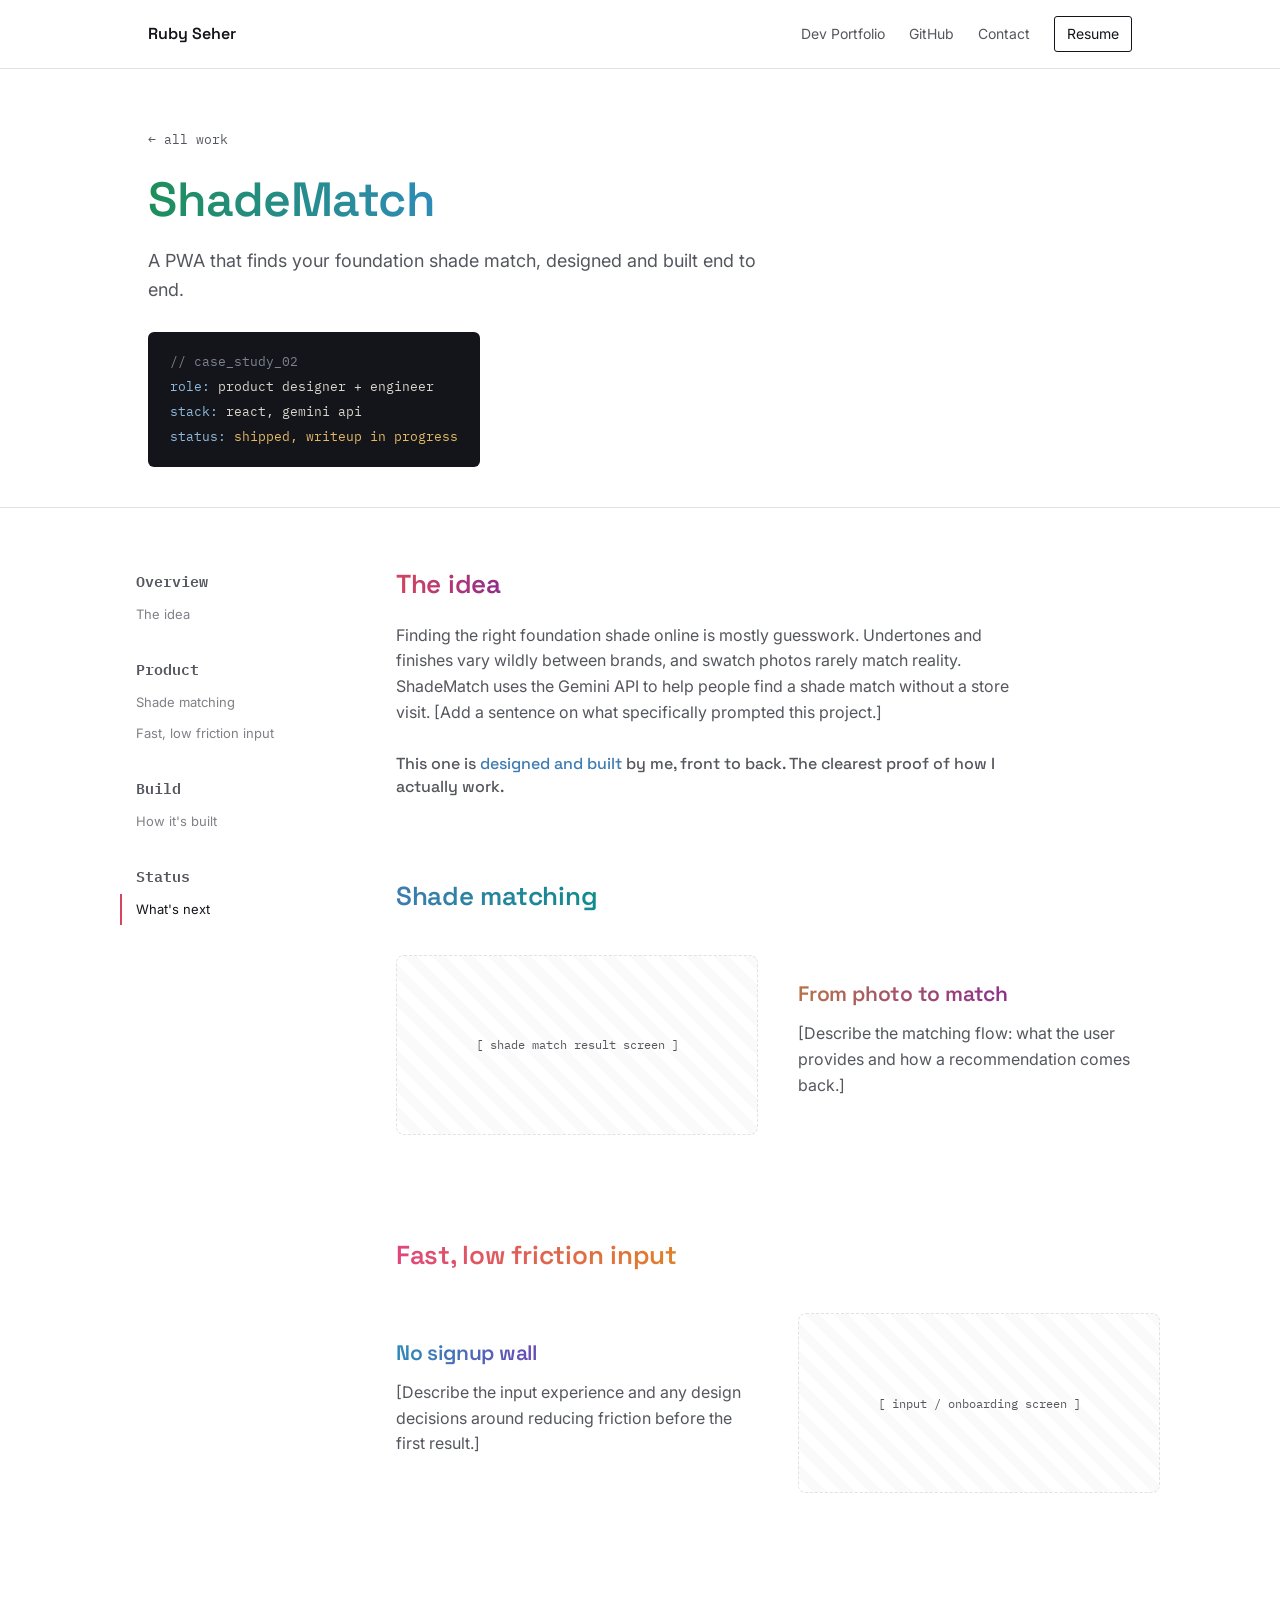
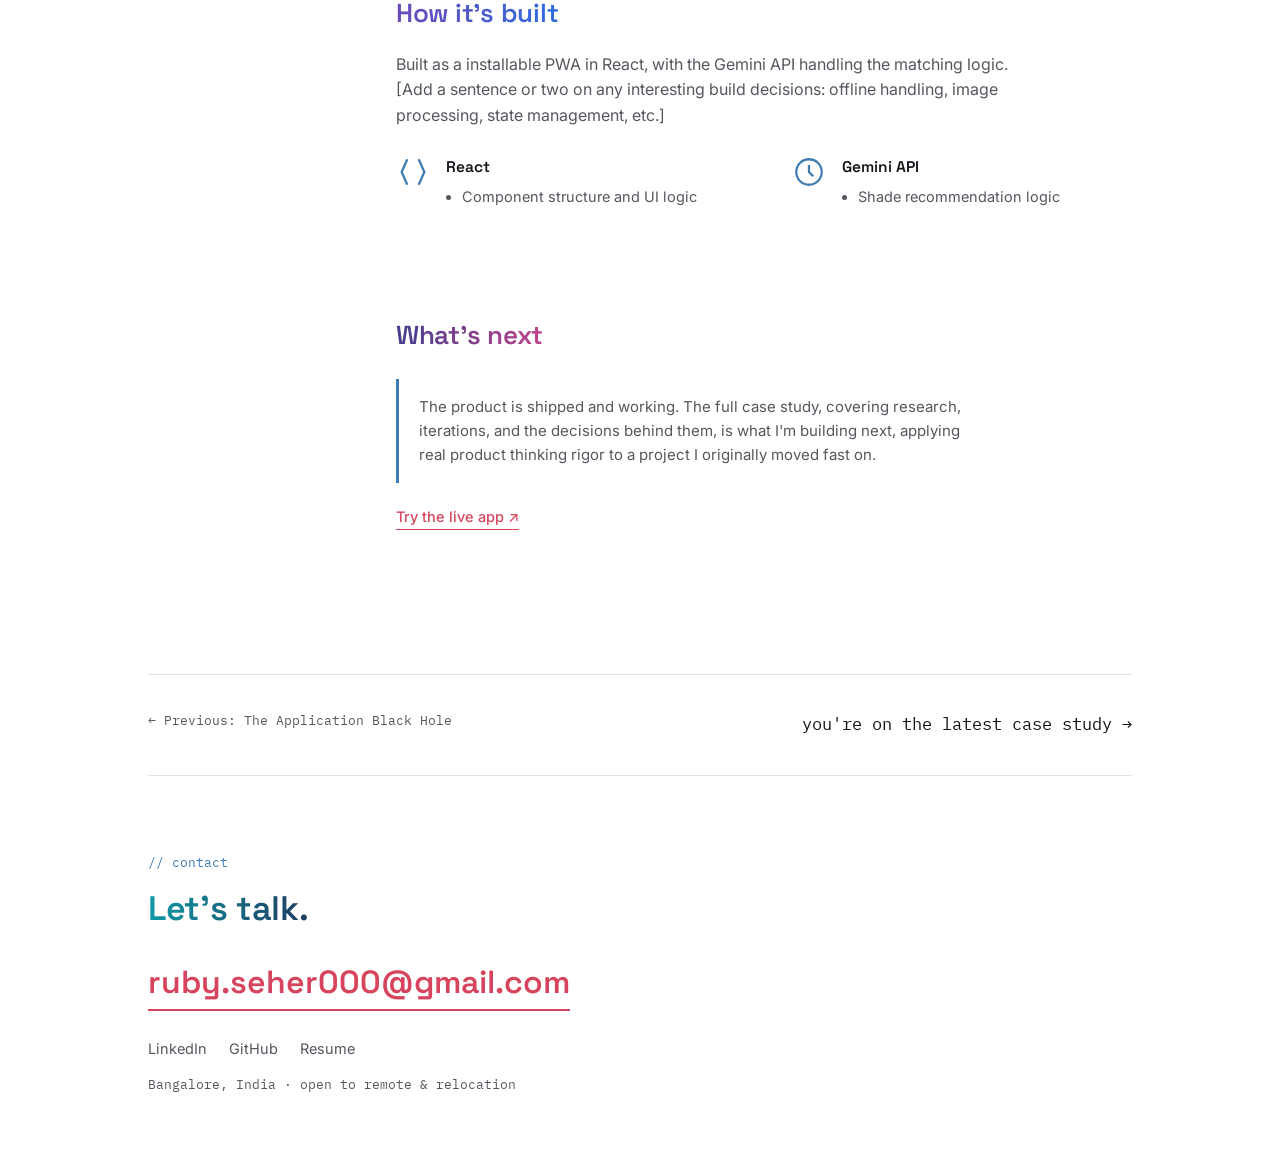
<file: case-study-shadematch.html>
<!DOCTYPE html>
<html lang="en">
<head>
<meta charset="UTF-8">
<meta name="viewport" content="width=device-width, initial-scale=1.0">
<title>ShadeMatch | Ruby Seher</title>
<link rel="preconnect" href="https://fonts.googleapis.com">
<link rel="preconnect" href="https://fonts.gstatic.com" crossorigin>
<link href="https://fonts.googleapis.com/css2?family=Space+Grotesk:wght@400;500;600;700&family=Inter:wght@400;500;600&family=IBM+Plex+Mono:wght@400;500&display=swap" rel="stylesheet">
<link rel="stylesheet" href="style.css?v=7">
</head>
<body>

<nav>
  <div class="wrap">
    <div class="nav-name">Ruby Seher</div>
    <div class="nav-links">
      <a href="https://rubyseher.vercel.app" target="_blank" rel="noopener">Dev Portfolio</a>
      <a href="https://github.com/Rubyseher" target="_blank" rel="noopener">GitHub</a>
      <a href="index.html#contact">Contact</a>
      <a class="btn-mini" href="#" data-fill="resume-link">Resume</a>
    </div>
  </div>
</nav>

<header class="cs-hero">
  <div class="wrap">
    <a class="back-link mono" href="index.html">← all work</a>
    <h1 class="reveal grad g5">ShadeMatch</h1>
    <p class="cs-tagline reveal">A PWA that finds your foundation shade match, designed and built end to end.</p>
    <div class="frontmatter reveal">
<span class="fm-comment">// case_study_02</span><br>
<span class="fm-key">role:</span> <span class="fm-val">product designer + engineer</span><br>
<span class="fm-key">stack:</span> <span class="fm-val">react, gemini api</span><br>
<span class="fm-key">status:</span> <span class="fm-status-wip">shipped, writeup in progress</span>
    </div>
  </div>
</header>

<div class="wrap cs-body">
  <aside class="cs-sidebar">
    <div class="grp">
      <div class="grp-title mono">Overview</div>
      <a class="sub" data-target="sec-overview">The idea</a>
    </div>
    <div class="grp">
      <div class="grp-title mono">Product</div>
      <a class="sub" data-target="sec-feature1">Shade matching</a>
      <a class="sub" data-target="sec-feature2">Fast, low friction input</a>
    </div>
    <div class="grp">
      <div class="grp-title mono">Build</div>
      <a class="sub" data-target="sec-build">How it's built</a>
    </div>
    <div class="grp">
      <div class="grp-title mono">Status</div>
      <a class="sub" data-target="sec-next">What's next</a>
    </div>
  </aside>

  <main class="cs-content">

    <section class="cs-section" id="sec-overview">
      <h2 class="grad g1">The idea</h2>
      <p>Finding the right foundation shade online is mostly guesswork. Undertones and finishes vary wildly between brands, and swatch photos rarely match reality. ShadeMatch uses the Gemini API to help people find a shade match without a store visit. [Add a sentence on what specifically prompted this project.]</p>
      <p class="pull-quote">This one is <span class="hl-code">designed and built</span> by me, front to back. The clearest proof of how I actually work.</p>
    </section>

    <section class="cs-section" id="sec-feature1">
      <h2 class="grad g2">Shade matching</h2>
      <div class="spotlight reveal">
        <div class="visual-slot">[ shade match result screen ]</div>
        <div>
          <h3 class="grad g9">From photo to match</h3>
          <p>[Describe the matching flow: what the user provides and how a recommendation comes back.]</p>
        </div>
      </div>
    </section>

    <section class="cs-section" id="sec-feature2">
      <h2 class="grad g6">Fast, low friction input</h2>
      <div class="spotlight rev reveal">
        <div class="visual-slot">[ input / onboarding screen ]</div>
        <div>
          <h3 class="grad g10">No signup wall</h3>
          <p>[Describe the input experience and any design decisions around reducing friction before the first result.]</p>
        </div>
      </div>
    </section>

    <section class="cs-section" id="sec-build">
      <h2 class="grad g4">How it's built</h2>
      <p>Built as a installable PWA in React, with the Gemini API handling the matching logic. [Add a sentence or two on any interesting build decisions: offline handling, image processing, state management, etc.]</p>
      <div class="goal-grid">
        <div class="goal-card">
          <svg class="goal-icon" viewBox="0 0 24 24" fill="none" stroke="currentColor" stroke-width="1.6"><path d="M8 3 4 12l4 9M16 3l4 9-4 9"/></svg>
          <div>
            <h4>React</h4>
            <ul><li>Component structure and UI logic</li></ul>
          </div>
        </div>
        <div class="goal-card">
          <svg class="goal-icon" viewBox="0 0 24 24" fill="none" stroke="currentColor" stroke-width="1.6"><circle cx="12" cy="12" r="9"/><path d="M12 7v5l3 3"/></svg>
          <div>
            <h4>Gemini API</h4>
            <ul><li>Shade recommendation logic</li></ul>
          </div>
        </div>
      </div>
    </section>

    <section class="cs-section" id="sec-next">
      <h2 class="grad g7">What's next</h2>
      <div class="status-box">
        <p>The product is shipped and working. The full case study, covering research, iterations, and the decisions behind them, is what I'm building next, applying real product thinking rigor to a project I originally moved fast on.</p>
      </div>
      <div class="case-links">
        <a href="#" data-fill="shadematch-live-link">Try the live app ↗</a>
      </div>
    </section>

  </main>
</div>

<div class="wrap">
  <div class="cs-nextprev">
    <a class="mono" href="case-study-tracker.html">← Previous: The Application Black Hole</a>
    <span class="mono">you're on the latest case study →</span>
  </div>
</div>

<footer class="site-footer" id="contact">
  <div class="wrap">
    <div class="eyebrow reveal">// contact</div>
    <h2 class="reveal grad g8">Let's talk.</h2>
    <a class="big-email reveal" href="mailto:ruby.seher000@gmail.com">ruby.seher000@gmail.com</a>
    <div class="foot-links reveal">
      <a href="https://www.linkedin.com/in/ruby-s-885468205/" target="_blank" rel="noreferrer">LinkedIn</a>
      <a href="https://github.com/Rubyseher" target="_blank" rel="noreferrer">GitHub</a>
      <a href="#" data-fill="resume-link">Resume</a>
    </div>
    <div class="foot-meta reveal">Bangalore, India · open to remote & relocation</div>
  </div>
</footer>

<script src="script.js?v=4"></script>
</body>
</html>
</file>
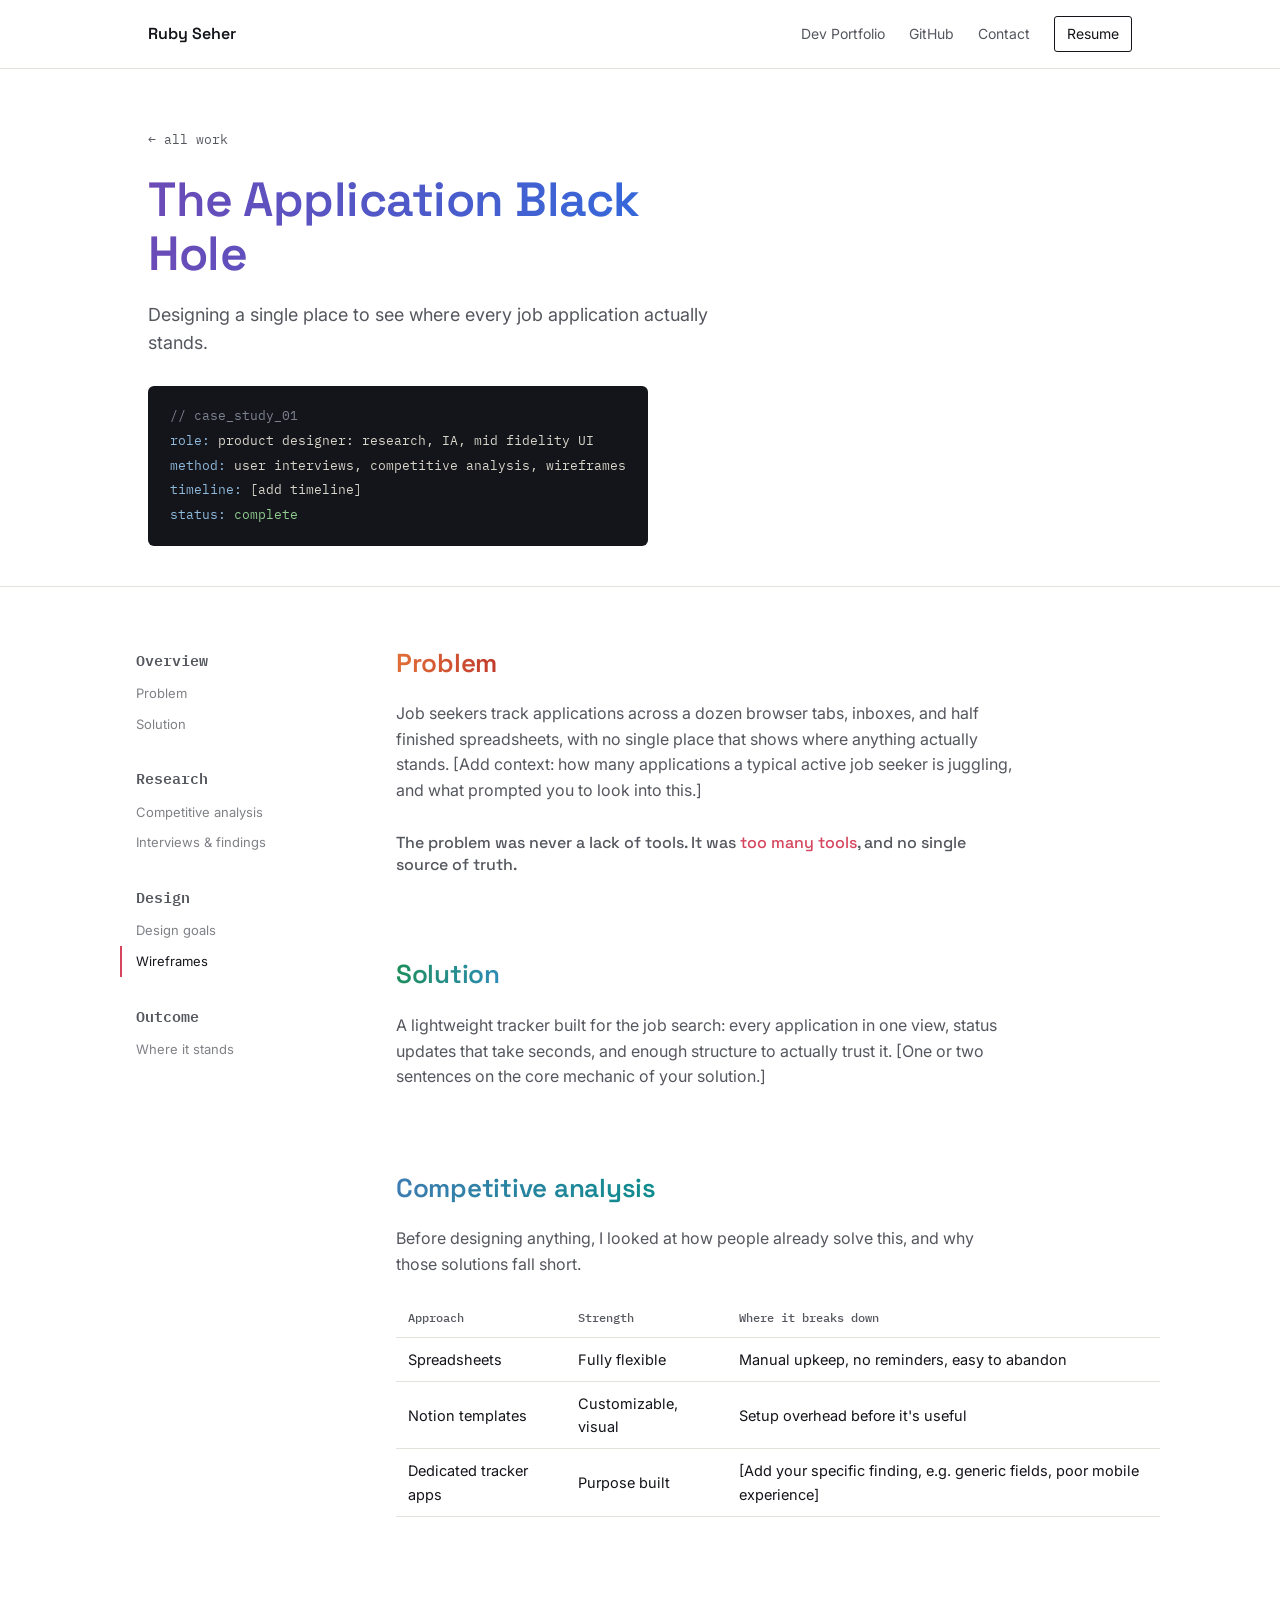
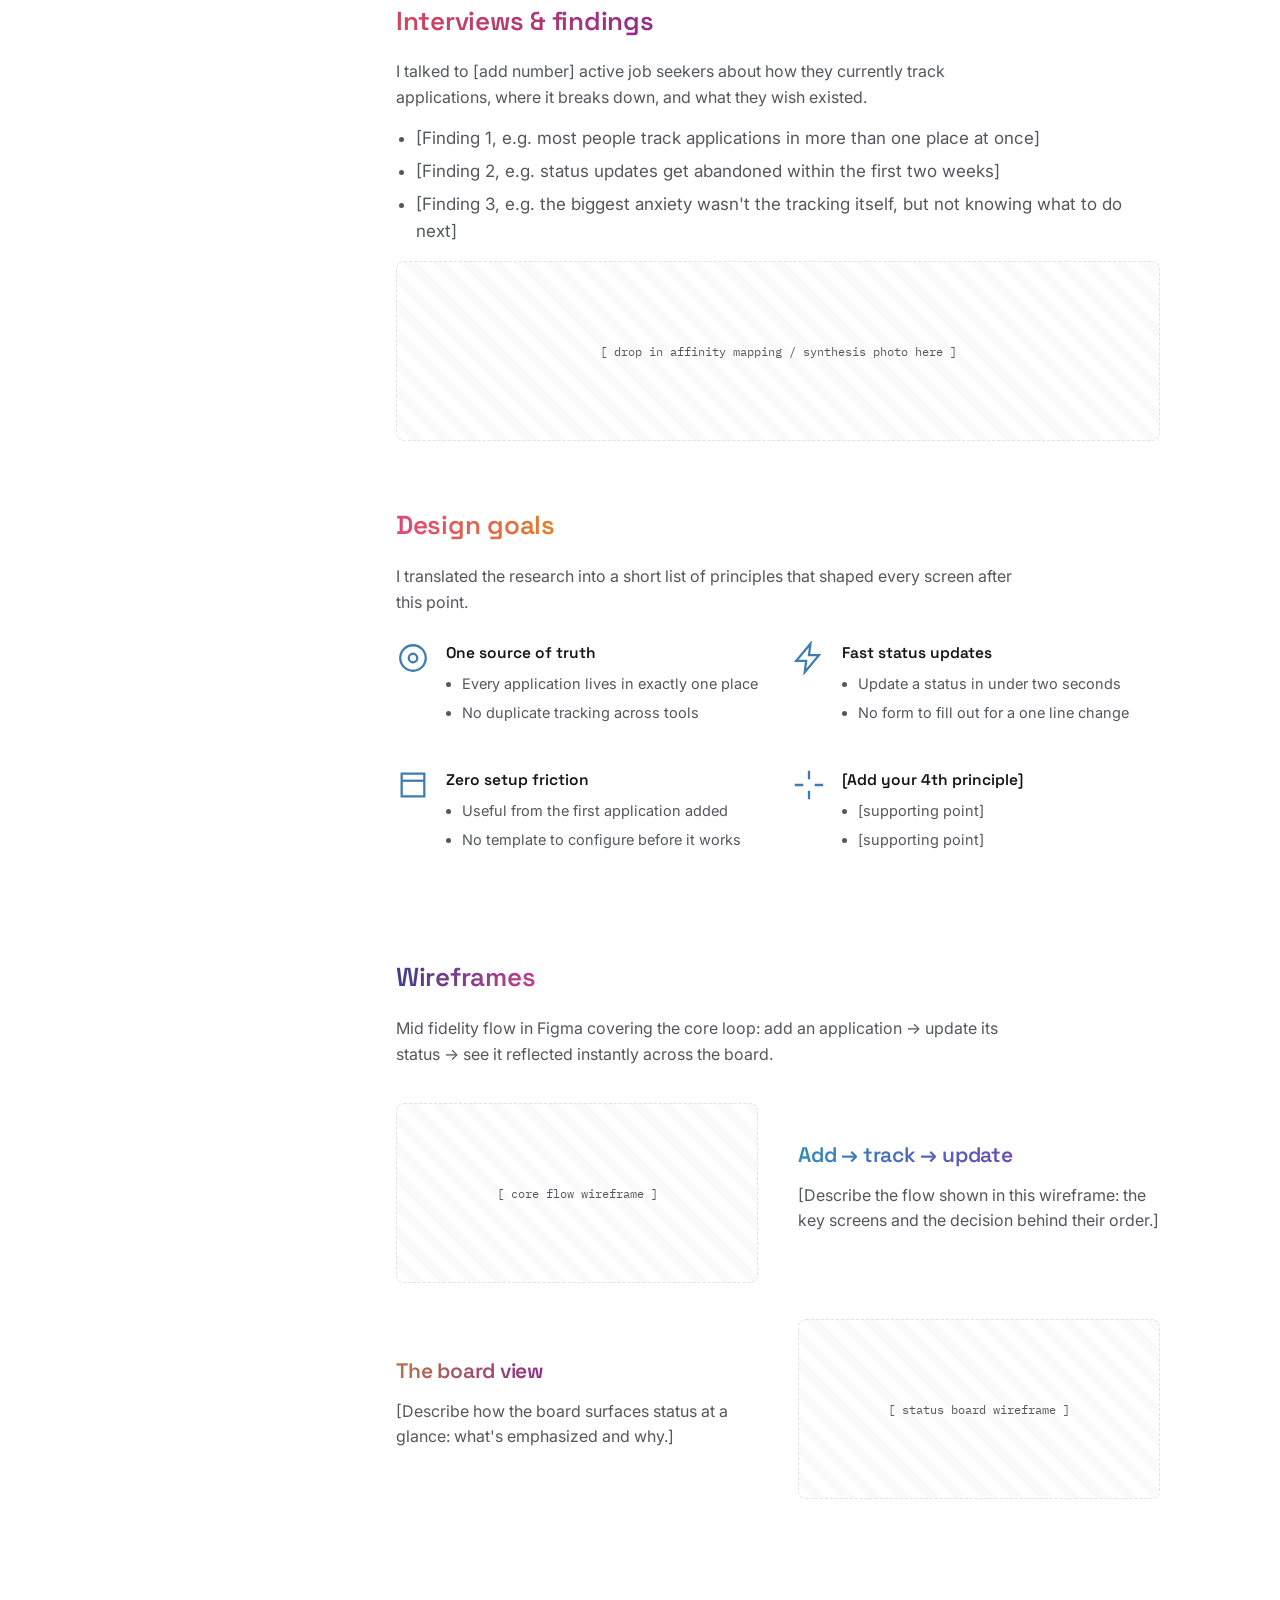
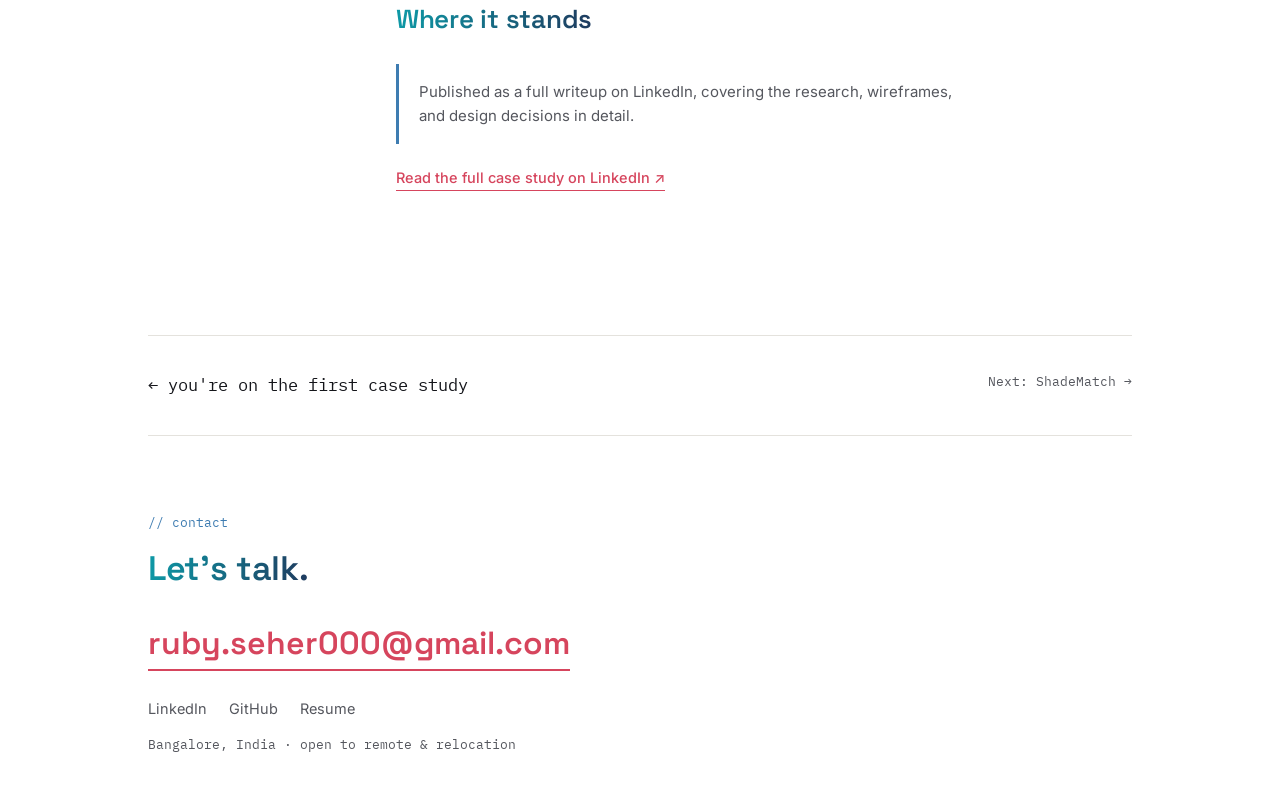
<file: case-study-tracker.html>
<!DOCTYPE html>
<html lang="en">
<head>
<meta charset="UTF-8">
<meta name="viewport" content="width=device-width, initial-scale=1.0">
<title>The Application Black Hole | Ruby Seher</title>
<link rel="preconnect" href="https://fonts.googleapis.com">
<link rel="preconnect" href="https://fonts.gstatic.com" crossorigin>
<link href="https://fonts.googleapis.com/css2?family=Space+Grotesk:wght@400;500;600;700&family=Inter:wght@400;500;600&family=IBM+Plex+Mono:wght@400;500&display=swap" rel="stylesheet">
<link rel="stylesheet" href="style.css?v=7">
</head>
<body>

<nav>
  <div class="wrap">
    <div class="nav-name">Ruby Seher</div>
    <div class="nav-links">
      <a href="https://rubyseher.vercel.app" target="_blank" rel="noopener">Dev Portfolio</a>
      <a href="https://github.com/Rubyseher" target="_blank" rel="noopener">GitHub</a>
      <a href="index.html#contact">Contact</a>
      <a class="btn-mini" href="#" data-fill="resume-link">Resume</a>
    </div>
  </div>
</nav>

<header class="cs-hero">
  <div class="wrap">
    <a class="back-link mono" href="index.html">← all work</a>
    <h1 class="reveal grad g4">The Application Black Hole</h1>
    <p class="cs-tagline reveal">Designing a single place to see where every job application actually stands.</p>
    <div class="frontmatter reveal">
<span class="fm-comment">// case_study_01</span><br>
<span class="fm-key">role:</span> <span class="fm-val">product designer: research, IA, mid fidelity UI</span><br>
<span class="fm-key">method:</span> <span class="fm-val">user interviews, competitive analysis, wireframes</span><br>
<span class="fm-key">timeline:</span> <span class="fm-val">[add timeline]</span><br>
<span class="fm-key">status:</span> <span class="fm-status-done">complete</span>
    </div>
  </div>
</header>

<div class="wrap cs-body">
  <aside class="cs-sidebar">
    <div class="grp">
      <div class="grp-title mono">Overview</div>
      <a class="sub" data-target="sec-problem">Problem</a>
      <a class="sub" data-target="sec-solution">Solution</a>
    </div>
    <div class="grp">
      <div class="grp-title mono">Research</div>
      <a class="sub" data-target="sec-comp">Competitive analysis</a>
      <a class="sub" data-target="sec-interviews">Interviews & findings</a>
    </div>
    <div class="grp">
      <div class="grp-title mono">Design</div>
      <a class="sub" data-target="sec-goals">Design goals</a>
      <a class="sub" data-target="sec-wireframes">Wireframes</a>
    </div>
    <div class="grp">
      <div class="grp-title mono">Outcome</div>
      <a class="sub" data-target="sec-outcome">Where it stands</a>
    </div>
  </aside>

  <main class="cs-content">

    <section class="cs-section" id="sec-problem">
      <h2 class="grad g3">Problem</h2>
      <p>Job seekers track applications across a dozen browser tabs, inboxes, and half finished spreadsheets, with no single place that shows where anything actually stands. [Add context: how many applications a typical active job seeker is juggling, and what prompted you to look into this.]</p>
      <p class="pull-quote">The problem was never a lack of tools. It was <span class="hl">too many tools</span>, and no single source of truth.</p>
    </section>

    <section class="cs-section" id="sec-solution">
      <h2 class="grad g5">Solution</h2>
      <p>A lightweight tracker built for the job search: every application in one view, status updates that take seconds, and enough structure to actually trust it. [One or two sentences on the core mechanic of your solution.]</p>
    </section>

    <section class="cs-section" id="sec-comp">
      <h2 class="grad g2">Competitive analysis</h2>
      <p>Before designing anything, I looked at how people already solve this, and why those solutions fall short.</p>
      <table class="comp-table">
        <tr><th>Approach</th><th>Strength</th><th>Where it breaks down</th></tr>
        <tr><td>Spreadsheets</td><td>Fully flexible</td><td>Manual upkeep, no reminders, easy to abandon</td></tr>
        <tr><td>Notion templates</td><td>Customizable, visual</td><td>Setup overhead before it's useful</td></tr>
        <tr><td>Dedicated tracker apps</td><td>Purpose built</td><td>[Add your specific finding, e.g. generic fields, poor mobile experience]</td></tr>
      </table>
    </section>

    <section class="cs-section" id="sec-interviews">
      <h2 class="grad g1">Interviews & findings</h2>
      <p>I talked to [add number] active job seekers about how they currently track applications, where it breaks down, and what they wish existed.</p>
      <ul>
        <li>[Finding 1, e.g. most people track applications in more than one place at once]</li>
        <li>[Finding 2, e.g. status updates get abandoned within the first two weeks]</li>
        <li>[Finding 3, e.g. the biggest anxiety wasn't the tracking itself, but not knowing what to do next]</li>
      </ul>
      <div class="visual-slot reveal">[ drop in affinity mapping / synthesis photo here ]</div>
    </section>

    <section class="cs-section" id="sec-goals">
      <h2 class="grad g6">Design goals</h2>
      <p>I translated the research into a short list of principles that shaped every screen after this point.</p>
      <div class="goal-grid">
        <div class="goal-card">
          <svg class="goal-icon" viewBox="0 0 24 24" fill="none" stroke="currentColor" stroke-width="1.6"><circle cx="12" cy="12" r="9"/><circle cx="12" cy="12" r="3"/></svg>
          <div>
            <h4>One source of truth</h4>
            <ul><li>Every application lives in exactly one place</li><li>No duplicate tracking across tools</li></ul>
          </div>
        </div>
        <div class="goal-card">
          <svg class="goal-icon" viewBox="0 0 24 24" fill="none" stroke="currentColor" stroke-width="1.6"><path d="M13 2 3 14h7l-1 8 10-12h-7l1-8Z"/></svg>
          <div>
            <h4>Fast status updates</h4>
            <ul><li>Update a status in under two seconds</li><li>No form to fill out for a one line change</li></ul>
          </div>
        </div>
        <div class="goal-card">
          <svg class="goal-icon" viewBox="0 0 24 24" fill="none" stroke="currentColor" stroke-width="1.6"><path d="M4 4h16v16H4z"/><path d="M4 9h16"/></svg>
          <div>
            <h4>Zero setup friction</h4>
            <ul><li>Useful from the first application added</li><li>No template to configure before it works</li></ul>
          </div>
        </div>
        <div class="goal-card">
          <svg class="goal-icon" viewBox="0 0 24 24" fill="none" stroke="currentColor" stroke-width="1.6"><path d="M12 2v6M12 16v6M2 12h6M16 12h6"/></svg>
          <div>
            <h4>[Add your 4th principle]</h4>
            <ul><li>[supporting point]</li><li>[supporting point]</li></ul>
          </div>
        </div>
      </div>
    </section>

    <section class="cs-section" id="sec-wireframes">
      <h2 class="grad g7">Wireframes</h2>
      <p>Mid fidelity flow in Figma covering the core loop: add an application → update its status → see it reflected instantly across the board.</p>
      <div class="spotlight reveal">
        <div class="visual-slot">[ core flow wireframe ]</div>
        <div>
          <h3 class="grad g10">Add → track → update</h3>
          <p>[Describe the flow shown in this wireframe: the key screens and the decision behind their order.]</p>
        </div>
      </div>
      <div class="spotlight rev reveal">
        <div class="visual-slot">[ status board wireframe ]</div>
        <div>
          <h3 class="grad g9">The board view</h3>
          <p>[Describe how the board surfaces status at a glance: what's emphasized and why.]</p>
        </div>
      </div>
    </section>

    <section class="cs-section" id="sec-outcome">
      <h2 class="grad g8">Where it stands</h2>
      <div class="status-box">
        <p>Published as a full writeup on LinkedIn, covering the research, wireframes, and design decisions in detail.</p>
      </div>
      <div class="case-links">
        <a href="#" data-fill="linkedin-case-study-link">Read the full case study on LinkedIn ↗</a>
      </div>
    </section>

  </main>
</div>

<div class="wrap">
  <div class="cs-nextprev">
    <span class="mono">← you're on the first case study</span>
    <a class="mono" href="case-study-shadematch.html">Next: ShadeMatch →</a>
  </div>
</div>

<footer class="site-footer" id="contact">
  <div class="wrap">
    <div class="eyebrow reveal">// contact</div>
    <h2 class="reveal grad g8">Let's talk.</h2>
    <a class="big-email reveal" href="mailto:ruby.seher000@gmail.com">ruby.seher000@gmail.com</a>
    <div class="foot-links reveal">
      <a href="https://www.linkedin.com/in/ruby-s-885468205/" target="_blank" rel="noreferrer">LinkedIn</a>
      <a href="https://github.com/Rubyseher" target="_blank" rel="noreferrer">GitHub</a>
      <a href="#" data-fill="resume-link">Resume</a>
    </div>
    <div class="foot-meta reveal">Bangalore, India · open to remote & relocation</div>
  </div>
</footer>

<script src="script.js?v=4"></script>
</body>
</html>
</file>
<file: style.css>
/* ============ TOKENS ============ */
:root{
  --ink:#14151A;
  --paper:#FFFFFF;
  --paper-raised:#FFFFFF;
  --accent:#D6455D;
  --accent-code:#3E7CB1;
  --line:#E4E2DD;
  --ink-soft:#55575E;
  --card-tracker:#232A45;
  --card-tracker-text:#E7E4DA;
  --card-shadematch:#D8A47F;
  --card-shadematch-text:#2B221C;
}

*{ box-sizing:border-box; margin:0; padding:0; }
html{ scroll-behavior:smooth; }
body{
  background:var(--paper);
  color:var(--ink);
  font-family:'Inter', sans-serif;
  font-size:17px;
  line-height:1.6;
  -webkit-font-smoothing:antialiased;
}
h1,h2,h3,.display{ font-family:'Space Grotesk', sans-serif; font-weight:600; letter-spacing:-0.01em; }
.mono{ font-family:'IBM Plex Mono', monospace; }
a{ color:inherit; text-decoration:none; }
img,svg{ max-width:100%; display:block; }
.wrap{ max-width:1040px; margin:0 auto; padding:0 28px; }
.wrap-narrow{ max-width:760px; margin:0 auto; padding:0 28px; }

/* ============ NAV ============ */
nav{
  position:sticky; top:0; z-index:30;
  background:#FFFFFF;
  backdrop-filter:blur(6px);
  border-bottom:1px solid var(--line);
}
nav .wrap{ display:flex; align-items:center; justify-content:space-between; padding-top:16px; padding-bottom:16px; }
.nav-name{ font-family:'Space Grotesk', sans-serif; font-weight:600; font-size:16px; }
.nav-links{ display:flex; gap:24px; font-size:14px; align-items:center; min-width:0; }
.nav-links a{ white-space:nowrap; }
.nav-links a{ color:var(--ink-soft); transition:color .15s; }
.nav-links a:hover{ color:var(--accent); }
.nav-links .btn-mini{
  border:1px solid var(--ink); border-radius:3px; padding:6px 12px; color:var(--ink);
}
.nav-links .btn-mini:hover{ background:var(--ink); color:var(--paper); }

/* ============ HERO (home) ============ */
header.hero{ padding:84px 0 56px; border-bottom:1px solid var(--line); }
.hero-grid{ display:grid; grid-template-columns:1.1fr 0.9fr; gap:36px; align-items:center; }
.hero-copy{ max-width:640px; }
.tag-row{ display:flex; flex-wrap:wrap; gap:10px; margin-bottom:24px; }
.tag{
  font-family:'IBM Plex Mono', monospace; font-size:12px; padding:6px 12px;
  border:1px solid var(--line); border-radius:999px; color:var(--ink-soft); background:var(--paper-raised);
}
.tag b{ color:var(--ink); font-weight:600; }
.hero h1{ font-size:clamp(38px,5vw,58px); line-height:1.08; max-width:14ch; margin-bottom:24px; }
.hero p.sub{ max-width:58ch; font-size:18px; color:var(--ink-soft); margin-bottom:28px; }
.cta-row{ display:flex; flex-wrap:wrap; gap:12px; margin-bottom:28px; }
.btn{
  display:inline-flex; align-items:center; gap:8px; padding:13px 20px; border-radius:999px;
  font-size:14.5px; font-weight:600; border:1px solid var(--ink);
  transition:transform .18s ease, background .18s ease, color .18s ease, border-color .18s ease;
}
.btn.primary{ background:var(--ink); color:var(--paper); }
.btn.primary:hover{ background:var(--accent); border-color:var(--accent); transform:translateY(-2px); }
.btn.ghost{ border-color:var(--line); }
.btn.ghost:hover{ background:var(--ink); color:var(--paper); transform:translateY(-2px); }
.hero-foot{ display:flex; flex-wrap:wrap; gap:12px; align-items:center; color:var(--ink-soft); font-size:14px; }
.pill{ display:inline-flex; align-items:center; padding:8px 14px; background:var(--paper-raised); border-radius:999px; border:1px solid var(--line); font-family:'IBM Plex Mono', monospace; letter-spacing:0.02em; }
.brand-logos{ margin-top:24px; }
.brand-label{ font-family:'IBM Plex Mono', monospace; text-transform:uppercase; letter-spacing:0.18em; color:var(--ink-soft); font-size:12px; margin-bottom:14px; }
/* sized so all four marks hold one line inside the 1.1fr copy column */
.brand-row{ display:flex; flex-wrap:wrap; gap:30px; align-items:center; }
.brand-row img{ border:0; outline:0; box-shadow:none; background:none; padding:0; border-radius:0; }
.brand-logo-img{ height:56px; width:auto; max-width:172px; object-fit:contain; }
.brand-logo-img.is-square{ width:56px; }
.hero-panel{ display:flex; justify-content:flex-end; }
.hero-video{
  width:100%; max-width:320px; border-radius:28px; overflow:hidden;
  border:0; background:transparent; box-shadow:none; line-height:0;
  /* lift off the centred position; transform so it doesn't reflow the grid */
  transform:translateY(-34px);
}
.hero-video video{ display:block; width:100%; height:auto; }
.panel-card{
  width:100%; max-width:420px; border:1px solid var(--line); border-radius:24px;
  background:#FFFFFF;
  padding:30px 28px; box-shadow:0 28px 60px rgba(20,21,26,0.09);
}
.panel-tag{ display:inline-flex; font-family:'IBM Plex Mono', monospace; font-size:12px; color:var(--accent-code); margin-bottom:16px; }
.panel-card h2{ font-size:clamp(28px,4vw,36px); line-height:1.1; margin-bottom:18px; }
.panel-card p{ color:var(--ink-soft); font-size:16px; line-height:1.75; margin-bottom:24px; }
.panel-metrics{ display:grid; grid-template-columns:repeat(2,minmax(0,1fr)); gap:16px; }
.panel-metrics div{ padding:16px; background:var(--paper); border:1px solid var(--line); border-radius:12px; font-size:14.5px; }
.panel-metrics strong{ display:block; font-size:22px; color:var(--ink); margin-bottom:4px; }

/* ============ WORK: colorful hero cards ============ */
section.work-list{ padding:64px 0 20px; }
.eyebrow{ font-family:'IBM Plex Mono', monospace; font-size:12.5px; color:var(--accent-code); margin-bottom:10px; }
.work-list > .wrap > h2{ font-size:28px; margin-bottom:36px; }

.project-card{
  display:grid; grid-template-columns:320px 1fr;
  border-radius:18px; overflow:hidden; margin-bottom:44px;
  border:1px solid var(--line); background:var(--paper-raised);
  transition:transform .25s ease, box-shadow .25s ease;
}
.project-card:hover{ transform:translateY(-4px); box-shadow:0 22px 50px rgba(20,21,26,0.12); }
.project-visual{
  position:relative; min-height:340px; display:flex; align-items:center; justify-content:center;
  overflow:hidden; background:#FFFFFF;
}
.project-visual .device{ width:220px; transform:rotate(-8deg) translateY(10px); filter:drop-shadow(0 22px 30px rgba(0,0,0,0.18)); }
.project-meta{ padding:28px 32px; }
.project-meta h3{ font-size:25px; margin-bottom:10px; }
.project-meta .cat{ font-family:'IBM Plex Mono', monospace; font-size:12.5px; color:var(--ink-soft); margin-bottom:14px; text-transform:uppercase; letter-spacing:0.05em; }
.project-meta p{ color:var(--ink-soft); max-width:58ch; font-size:16px; line-height:1.8; }

/* ============ GRADIENT HEADINGS ============ */
.grad{ color:var(--ink); }
@supports ((-webkit-background-clip:text) or (background-clip:text)){
  .grad{
    width:fit-content; max-width:100%;
    background-image:var(--grad);
    -webkit-background-clip:text; background-clip:text;
    -webkit-text-fill-color:transparent; color:transparent;
    padding-bottom:0.04em;
  }
}
.g1{ --grad:linear-gradient(96deg,#D6455D 0%,#8E2D8B 100%); }
.g2{ --grad:linear-gradient(96deg,#3E7CB1 0%,#0E8C8C 100%); }
.g3{ --grad:linear-gradient(96deg,#E2703A 0%,#C0392B 100%); }
.g4{ --grad:linear-gradient(96deg,#6C4AB6 0%,#2D6CDF 100%); }
.g5{ --grad:linear-gradient(96deg,#1E8E5A 0%,#2D8CB8 100%); }
.g6{ --grad:linear-gradient(96deg,#E0457B 0%,#E08128 100%); }
.g7{ --grad:linear-gradient(96deg,#3F3D8C 0%,#C2418A 100%); }
.g8{ --grad:linear-gradient(96deg,#0E9AA7 0%,#1F3A5E 100%); }
.g9{ --grad:linear-gradient(96deg,#B8734B 0%,#8E2D8B 100%); }
.g10{ --grad:linear-gradient(96deg,#2D8CB8 0%,#6C4AB6 100%); }

/* ============ ABOUT / DUO ============ */
section{ padding:64px 0; border-bottom:1px solid var(--line); }
section h2{ font-size:28px; margin-bottom:24px; }
.about-body p{ max-width:64ch; color:var(--ink-soft); margin-bottom:16px; font-size:16.5px; }
.about-body strong{ color:var(--ink); font-weight:600; }
.duo{ display:grid; grid-template-columns:1fr 1fr; gap:1px; background:var(--line); border:1px solid var(--line); margin-top:30px; border-radius:6px; overflow:hidden; }
.duo-cell{ background:var(--paper-raised); padding:22px 24px; }
.duo-cell .k{ font-family:'IBM Plex Mono', monospace; font-size:12px; color:var(--accent-code); margin-bottom:8px; display:block; }
.duo-cell p{ font-size:15px; color:var(--ink-soft); }

.carousel-section{ margin:32px 0 0; }
.carousel-header{ display:flex; flex-wrap:wrap; align-items:center; gap:16px; margin-bottom:16px; }
.carousel{ display:block; overflow:hidden; -webkit-mask-image:linear-gradient(90deg, transparent, #000 6%, #000 94%, transparent); mask-image:linear-gradient(90deg, transparent, #000 6%, #000 94%, transparent); }
.carousel-track{ display:flex; flex-wrap:nowrap; width:max-content; gap:16px; padding-bottom:10px; animation:carousel-marquee var(--marquee-duration, 40s) linear infinite; }
.carousel:hover .carousel-track{ animation-play-state:paused; }
@keyframes carousel-marquee{ from{ transform:translate3d(0,0,0); } to{ transform:translate3d(calc(-1 * var(--marquee-shift, 50%)), 0, 0); } }
.carousel-item{ flex:0 0 auto; width:360px; border-radius:16px; display:flex; align-items:center; justify-content:center; }
.carousel-image{ width:100%; aspect-ratio:4/3; object-fit:cover; border-radius:16px; background:var(--paper); display:block; }
.carousel-control{ display:none; }

/* ============ FOOTER ============ */
footer.site-footer{ padding:76px 0 56px; border-bottom:none; }
footer.site-footer h2{ font-size:34px; margin-bottom:20px; }
.big-email{ font-family:'Space Grotesk', sans-serif; font-size:clamp(22px,4vw,32px); font-weight:600; color:var(--accent); display:inline-block; margin-bottom:26px; border-bottom:2px solid var(--accent); }
.foot-links{ display:flex; gap:22px; flex-wrap:wrap; font-size:14.5px; margin-bottom:14px; }
.foot-links a{ color:var(--ink-soft); }
.foot-links a:hover{ color:var(--ink); }
.foot-meta{ font-family:'IBM Plex Mono', monospace; font-size:12.5px; color:var(--ink-soft); }

/* ============ REVEAL ============ */
.reveal{ opacity:0; transform:translateY(16px); transition:opacity .55s ease, transform .55s ease; }
.reveal.in{ opacity:1; transform:translateY(0); }
@media (prefers-reduced-motion:reduce){ .reveal{ opacity:1; transform:none; transition:none; } html{ scroll-behavior:auto; } .carousel-track{ animation:none; } .carousel{ overflow-x:auto; } }

/* ==================================================== */
/* ============ CASE STUDY PAGE ============ */
/* ==================================================== */

.cs-hero{ padding:56px 0 40px; border-bottom:1px solid var(--line); }
.cs-hero .back-link{ font-family:'IBM Plex Mono', monospace; font-size:13px; color:var(--ink-soft); display:inline-block; margin-bottom:22px; }
.cs-hero .back-link:hover{ color:var(--accent); }
.cs-hero h1{ font-size:clamp(32px,5vw,48px); line-height:1.12; margin-bottom:18px; max-width:18ch; }
.cs-hero .cs-tagline{ font-size:18px; color:var(--ink-soft); max-width:56ch; margin-bottom:28px; }

.frontmatter{
  font-family:'IBM Plex Mono', monospace; font-size:13px; line-height:1.9;
  background:var(--ink); color:#D8D5CB; padding:18px 22px; border-radius:6px; display:inline-block; min-width:320px;
}
.frontmatter .fm-comment{ color:#7C8390; }
.frontmatter .fm-key{ color:#8FBADC; }
.frontmatter .fm-val{ color:#D8D5CB; }
.frontmatter .fm-status-done{ color:#8FCB8F; }
.frontmatter .fm-status-wip{ color:#E3B966; }

/* layout: sticky sidebar + content */
.cs-body{ display:grid; grid-template-columns:220px 1fr; gap:56px; align-items:start; padding:56px 0 80px; }
.cs-sidebar{ position:sticky; top:88px; }
.cs-sidebar .grp{ margin-bottom:22px; }
.cs-sidebar .grp-title{
  font-size:14.5px; font-weight:600; color:var(--ink-soft); padding:6px 0 6px 14px; border-left:2px solid transparent;
  cursor:pointer; transition:color .15s, border-color .15s;
}
.cs-sidebar .grp-title.active{ color:var(--ink); border-left-color:var(--accent); }
.cs-sidebar .sub{ display:block; font-size:13px; color:var(--ink-soft); padding:5px 0 5px 14px; border-left:2px solid transparent; opacity:0.75; transition:color .15s, border-color .15s, opacity .15s; }
.cs-sidebar .sub.active{ color:var(--ink); border-left-color:var(--accent); opacity:1; }
.cs-sidebar .sub:hover{ color:var(--accent); }

.cs-content section.cs-section{ padding:0 0 64px; border-bottom:none; scroll-margin-top:100px; }
.cs-content h2{ font-size:26px; margin-bottom:16px; }
.cs-content h3{ font-size:19px; margin-bottom:10px; margin-top:26px; }
.cs-content p{ color:var(--ink-soft); max-width:62ch; margin-bottom:14px; font-size:16px; }
.cs-content ul{ margin:0 0 16px 20px; color:var(--ink-soft); }
.cs-content li{ margin-bottom:6px; }

/* pull quote — for synthesized findings, not fabricated testimonials */
.pull-quote{
  font-family:'Space Grotesk', sans-serif; font-size:clamp(20px,2.6vw,28px); font-weight:500;
  line-height:1.4; max-width:34ch; margin:28px 0; color:var(--ink);
}
.pull-quote .hl{ color:var(--accent); }
.pull-quote .hl-code{ color:var(--accent-code); }

/* goal / principle cards */
.goal-grid{ display:grid; grid-template-columns:1fr 1fr; gap:28px; margin:26px 0; }
.goal-card{ display:flex; gap:16px; }
.goal-icon{ flex:0 0 auto; width:34px; height:34px; color:var(--accent-code); }
.goal-card h4{ font-family:'Space Grotesk',sans-serif; font-size:15.5px; font-weight:600; margin-bottom:6px; }
.goal-card ul{ margin-left:16px; }
.goal-card li{ font-size:14.5px; }

/* feature spotlight */
.spotlight{ display:grid; grid-template-columns:1fr 1fr; gap:40px; align-items:center; margin:36px 0; }
.spotlight.rev{ direction:rtl; }
.spotlight.rev > *{ direction:ltr; }
.spotlight h3{ margin-top:0; font-size:21px; }

/* visual placeholder */
.visual-slot{
  border:1px dashed var(--line); border-radius:8px; padding:30px 18px; text-align:center;
  font-family:'IBM Plex Mono', monospace; font-size:12px; color:var(--ink-soft);
  background:repeating-linear-gradient(45deg, transparent, transparent 10px, rgba(0,0,0,0.02) 10px, rgba(0,0,0,0.02) 20px);
  min-height:180px; display:flex; align-items:center; justify-content:center;
}

/* comp table */
.comp-table{ width:100%; border-collapse:collapse; margin:20px 0; font-size:14.5px; }
.comp-table th, .comp-table td{ text-align:left; padding:10px 12px; border-bottom:1px solid var(--line); }
.comp-table th{ font-family:'IBM Plex Mono', monospace; font-size:12px; color:var(--ink-soft); font-weight:500; }

/* status callout */
.status-box{
  border-left:3px solid var(--accent-code); background:var(--paper-raised); padding:16px 20px; border-radius:0 6px 6px 0; margin:22px 0;
}
.status-box p{ margin-bottom:0; font-size:15px; }

/* case links */
.case-links{ display:flex; gap:18px; flex-wrap:wrap; margin-top:10px; }
.case-links a{ font-size:14.5px; font-weight:500; border-bottom:1px solid var(--accent); color:var(--accent); padding-bottom:1px; }
.case-links a:hover{ opacity:0.75; }

/* prev/next footer nav */
.cs-nextprev{ display:flex; justify-content:space-between; padding:36px 0; border-top:1px solid var(--line); border-bottom:1px solid var(--line); gap:20px; flex-wrap:wrap; }
.cs-nextprev a{ font-family:'IBM Plex Mono', monospace; font-size:13px; color:var(--ink-soft); }
.cs-nextprev a:hover{ color:var(--accent); }

/* ============ RESPONSIVE ============ */
@media (max-width:900px){
  .cs-body{ grid-template-columns:1fr; }
  .cs-sidebar{ position:static; display:flex; flex-wrap:wrap; gap:14px; padding-bottom:20px; border-bottom:1px solid var(--line); margin-bottom:20px; }
  .cs-sidebar .grp{ margin-bottom:0; }
  .goal-grid{ grid-template-columns:1fr; }
  .spotlight{ grid-template-columns:1fr; direction:ltr !important; }
}
@media (max-width:640px){
  .wrap,.wrap-narrow{ padding:0 20px; }
  header.hero, .cs-hero{ padding:56px 0 40px; }
  nav .wrap{ gap:14px; }
  .nav-links{ gap:14px; font-size:13px; overflow-x:auto; -webkit-overflow-scrolling:touch; scrollbar-width:none; padding-right:2px; }
  .nav-links::-webkit-scrollbar{ display:none; }
  .duo{ grid-template-columns:1fr; }
  section{ padding:48px 0; }
  .project-visual{ height:260px; }
}

/* ==================================================== */
/* ============ HERO v2: DESIGN ↔ CODE MORPH ============ */
/* ==================================================== */

.hero-grid{ align-items:center; }
.tag-row .tag-alt{ border-color:var(--accent); background:rgba(214,69,93,0.08); }
.tag-row .tag-alt b{ color:var(--accent); }

.hero h1{ max-width:16ch; }
.h1-em{
  position:relative; display:inline-block; color:var(--accent);
}
.h1-em::after{
  content:""; position:absolute; left:0; right:0; bottom:0.08em; height:0.14em;
  background:var(--accent); opacity:0.22; border-radius:2px;
}

/* credential line — the talk, promoted out of the footer */
.cred-row{
  display:flex; align-items:flex-start; gap:10px;
  font-size:14.5px; line-height:1.55; color:var(--ink-soft);
  max-width:52ch; padding:14px 16px; margin-bottom:4px;
  background:var(--paper-raised); border:1px solid var(--line);
  border-left:3px solid var(--accent-code); border-radius:8px;
}
.cred-row b{ color:var(--ink); font-weight:600; }
.cred-row .mono{ color:var(--ink); font-size:13px; }
.cred-dot{
  flex:none; width:8px; height:8px; margin-top:7px; border-radius:50%;
  background:var(--accent-code); box-shadow:0 0 0 4px rgba(58,124,177,0.16);
}

/* ---- the morph card ---- */
.morph{
  width:100%; max-width:430px; margin:0;
  border:1px solid var(--line); border-radius:20px; overflow:hidden;
  background:var(--paper-raised);
  box-shadow:0 28px 60px rgba(20,21,26,0.11);
}
.morph-head{
  display:flex; align-items:center; justify-content:space-between; gap:12px;
  padding:12px 14px; border-bottom:1px solid var(--line);
  background:#FFFFFF;
}
.morph-file{ font-size:12px; color:var(--ink-soft); letter-spacing:0.02em; }
.morph-file::before{ content:"◆ "; color:var(--accent-code); }

.morph-toggle{
  display:flex; gap:2px; padding:3px; border-radius:999px;
  background:rgba(20,21,26,0.06); border:1px solid var(--line);
}
.mt-btn{
  font-family:'IBM Plex Mono', monospace; font-size:11.5px; letter-spacing:0.03em;
  padding:5px 13px; border:0; border-radius:999px; cursor:pointer;
  background:transparent; color:var(--ink-soft);
  transition:background .22s ease, color .22s ease;
}
.mt-btn:hover{ color:var(--ink); }
.mt-btn.is-on{ background:var(--ink); color:var(--paper); }

.morph-stage{ position:relative; min-height:266px; }
.morph-view{
  position:absolute; inset:0; padding:22px;
  display:flex; align-items:center; justify-content:center;
  opacity:0; visibility:hidden; transform:scale(0.975);
  /* leaving: clear out fast so the two views never muddle over each other */
  transition:opacity .2s ease, transform .2s ease, visibility .2s;
}
.morph-view.is-on{
  opacity:1; visibility:visible; transform:none;
  /* entering: wait for the outgoing view to finish fading */
  transition:opacity .3s ease .18s, transform .3s ease .18s, visibility 0s;
}

/* design view — figma frame chrome */
.fig-frame{ position:relative; width:100%; max-width:330px; }
.fig-label{
  position:absolute; top:-19px; left:0; font-size:10.5px; letter-spacing:0.02em;
  color:#fff; background:var(--accent-code); padding:2px 7px; border-radius:3px; white-space:nowrap;
}
.fig-frame::before{
  content:""; position:absolute; inset:-9px; border:1.5px solid var(--accent-code);
  border-radius:4px; pointer-events:none;
}
.fig-h{
  position:absolute; width:8px; height:8px; background:#fff;
  border:1.5px solid var(--accent-code); border-radius:2px;
}
.fig-h.tl{ top:-13px; left:-13px; }
.fig-h.tr{ top:-13px; right:-13px; }
.fig-h.bl{ bottom:-13px; left:-13px; }
.fig-h.br{ bottom:-13px; right:-13px; }
.fig-dim{
  position:absolute; bottom:-30px; left:50%; transform:translateX(-50%);
  font-size:10.5px; color:#fff; background:var(--accent-code);
  padding:2px 7px; border-radius:3px; white-space:nowrap;
}

.ui-card{
  background:#FBF3EC; border:1px solid #E3CDB6; border-radius:14px; padding:20px;
}
.ui-title{ font-family:'Space Grotesk', sans-serif; font-weight:600; font-size:19px; color:#2B221C; }
.ui-sub{ font-size:11.5px; color:#8A6A52; margin-top:3px; margin-bottom:18px; letter-spacing:0.02em; }
.ui-swatches{ display:flex; gap:12px; }
.ui-swatches .sw{
  width:46px; height:46px; border-radius:50%; background:var(--c);
  box-shadow:inset 0 0 0 1px rgba(0,0,0,0.08);
}
.ui-swatches .sw.is-sel{
  box-shadow:inset 0 0 0 1px rgba(0,0,0,0.08), 0 0 0 3px #FBF3EC, 0 0 0 5px #2B221C;
}

/* code view */
.morph-view.v-code{ padding:0; }
.code{
  width:100%; height:100%; margin:0; padding:22px 20px; overflow:auto;
  background:var(--ink); color:#D8D5CB;
  font-family:'IBM Plex Mono', monospace; font-size:12px; line-height:1.8;
  tab-size:2;
}
.code .c-key{ color:#C792EA; }
.code .c-fn{ color:#8FBADC; }
.code .c-tag{ color:#7EC9A5; }
.code .c-attr{ color:#E3B966; }
.code .c-str{ color:#D8D5CB; }

.morph-foot{
  position:relative; display:flex; align-items:center; justify-content:space-between; gap:12px;
  padding:12px 14px; border-top:1px solid var(--line); background:var(--paper-raised);
  font-size:12px; min-height:43px;
}
.morph-cap{
  position:absolute; left:14px; font-size:11.5px; color:var(--ink-soft);
  opacity:0; transition:opacity .3s ease;
}
.morph-cap.is-on{ opacity:1; transition:opacity .3s ease .18s; }
.morph-link{
  margin-left:auto; font-size:12px; font-weight:600; color:var(--accent);
  border-bottom:1px solid rgba(214,69,93,0.35);
}
.morph-link:hover{ border-bottom-color:var(--accent); }

@media (prefers-reduced-motion:reduce){
  .morph-view, .morph-cap{ transition:none; }
}

/* the copy column narrows faster than the logos do — tighten before it wraps */
@media (max-width:1040px){
  .brand-row{ gap:24px; }
  .brand-logo-img{ height:50px; max-width:150px; }
  .brand-logo-img.is-square{ width:50px; }
}
@media (max-width:900px){
  .hero-video{ transform:none; }
  .hero-grid{ grid-template-columns:1fr; gap:40px; }
  .hero-panel{ justify-content:center; }
  .hero-video{ max-width:280px; }
  .hero-copy{ max-width:none; }
  .hero-panel{ justify-content:flex-start; }
  .morph{ max-width:430px; }
}
@media (max-width:640px){
  .hero h1{ max-width:none; }
  .brand-row{ gap:26px; }
  .brand-logo-img{ height:52px; max-width:160px; }
  .brand-logo-img.is-square{ width:52px; }
  .morph-stage{ min-height:250px; }
  .code{ font-size:11px; }
  .carousel-item{ width:280px; }
}
.nav-name{ white-space:nowrap; }
.hero .tag-row{ gap:8px; }
.hero .tag-row .tag{ font-size:11px; padding:5px 10px; white-space:nowrap; }
</file>
